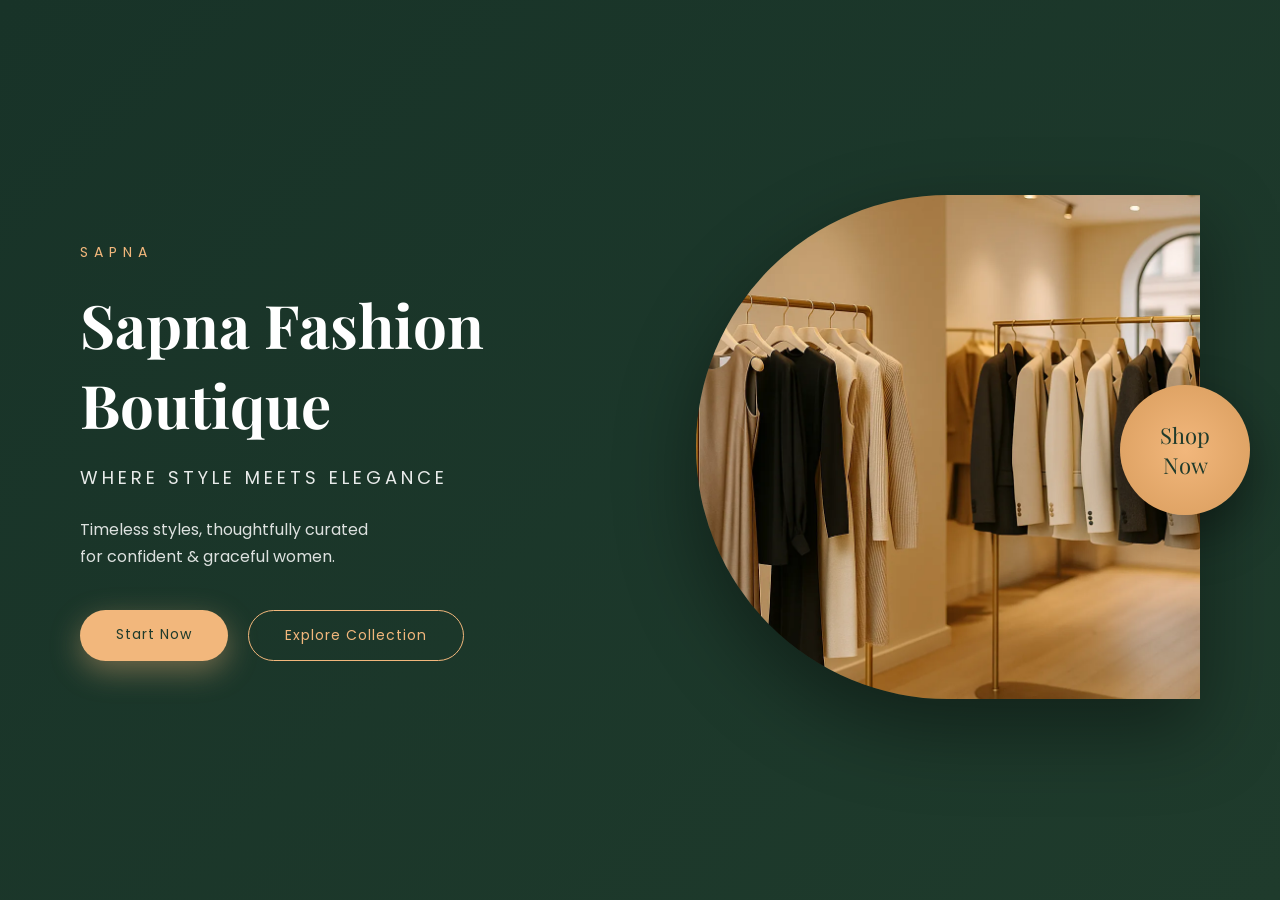
<file: index.html>
<!DOCTYPE html>
<html lang="en">
<head>
    <meta charset="UTF-8">
    <meta name="viewport" content="width=device-width, initial-scale=1.0">
    <title>Sapna Fashion Boutique</title>

    <!-- Google Fonts -->
    <link href="https://fonts.googleapis.com/css2?family=Playfair+Display:wght@500;700&family=Poppins:wght@300;500&display=swap" rel="stylesheet">

    <link rel="stylesheet" href="style.css">
</head>
<body>

<section class="hero">
    <div class="content">
        <span class="brand">SAPNA</span>
        <h1>Sapna Fashion Boutique</h1>

        <p class="tagline">Where Style Meets Elegance</p>

        <p class="subtext">
            Timeless styles, thoughtfully curated<br>
            for confident & graceful women.
        </p>

        <div class="actions">
            <a href="collection.html" class="btn primary">Start Now</a>
            <a href="collection.html" class="btn outline">Explore Collection</a>
        </div>

        
    </div>

    <div class="image-box">
        <img src="image.webp" alt="Boutique Interior">
        <div class="shop-btn">Shop<br>Now</div>
    </div>
</section>
 

</body>
</html>
</file>
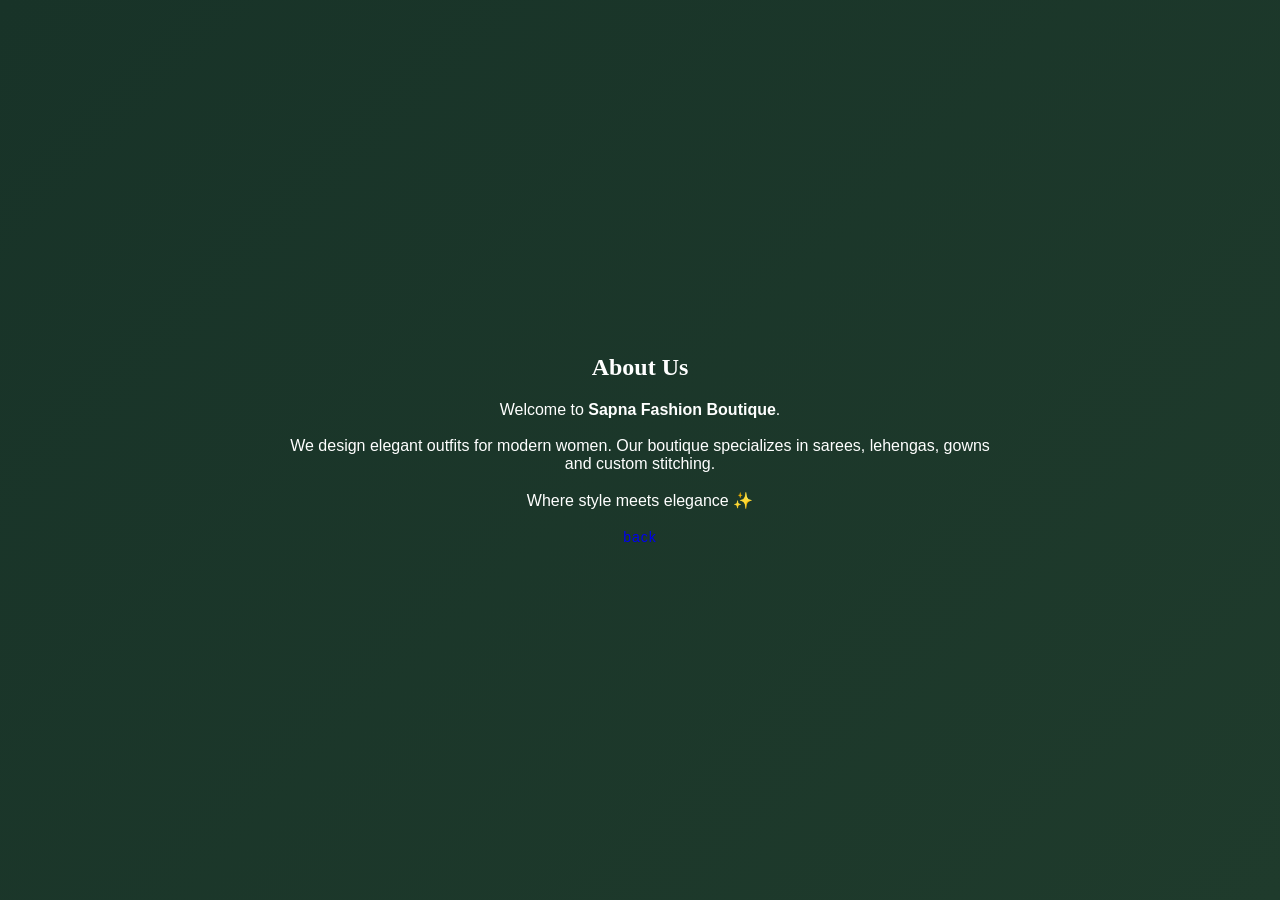
<file: about.html>
<!DOCTYPE html>
<html lang="en">
<head>
<meta charset="UTF-8">
<meta name="viewport" content="width=device-width, initial-scale=1.0">
<title>About | Sapna Fashion Boutique</title>

<link rel="stylesheet" href="style.css">

<style>
.page{
    min-height:100vh;
    display:flex;
    justify-content:center;
    align-items:center;
    background:linear-gradient(135deg,#183328,#1f3b2c);
    color:#fff;
    text-align:center;
    padding:40px;
}

.box{
    max-width:700px;
}

h1{
    font-family:'Playfair Display',serif;
    margin-bottom:20px;
}
</style>
</head>

<body>

<section class="page">
  <div class="box">

    <h1>About Us</h1>

    <p>
      Welcome to <b>Sapna Fashion Boutique</b>.<br><br>
      We design elegant outfits for modern women.
      Our boutique specializes in sarees, lehengas,
      gowns and custom stitching.
      <br><br>
      Where style meets elegance ✨
    </p>

    <br>

    <a href="collection.html" class="btn">back</a>

  </div>
</section>

</body>
</html>
</file>
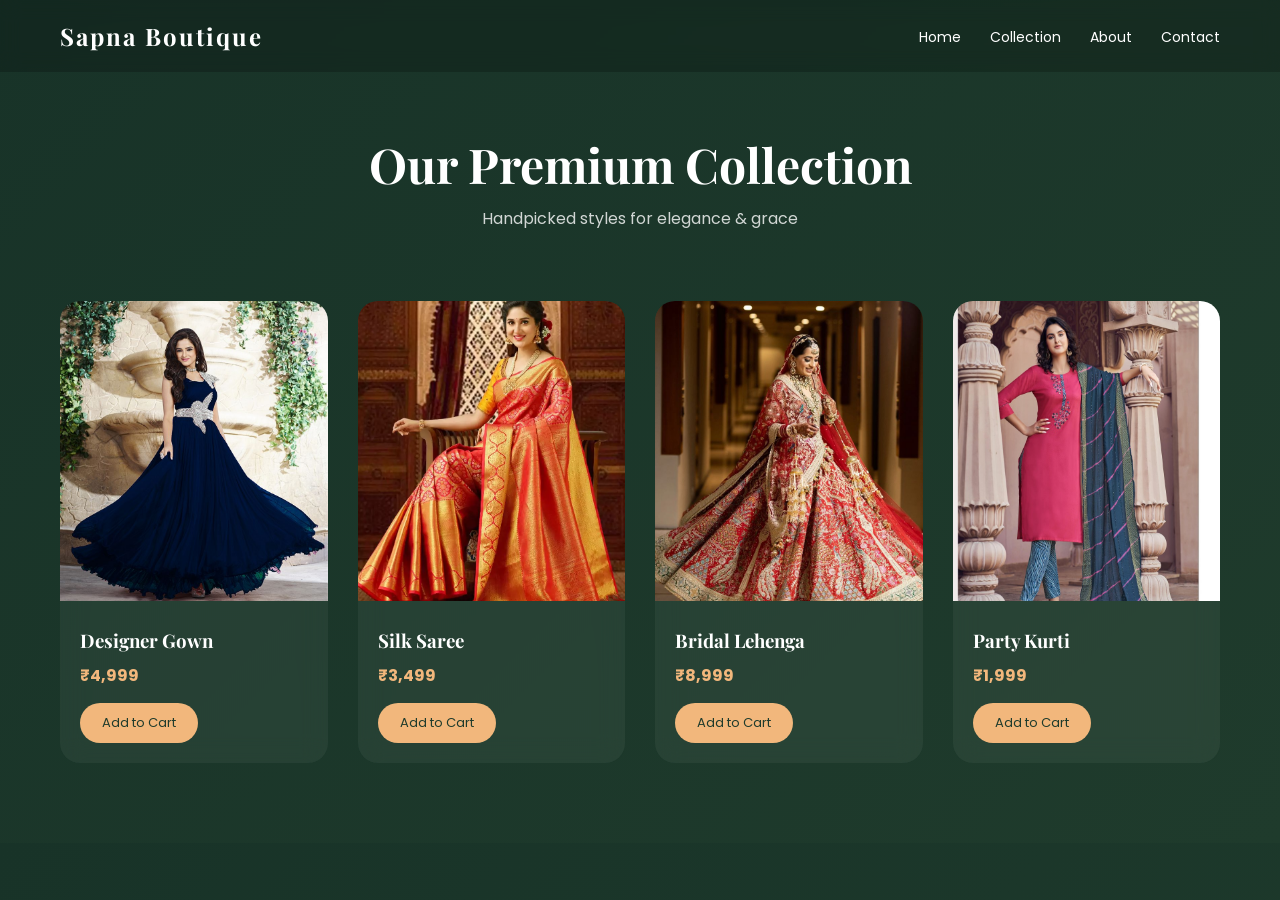
<file: collection.html>
<!DOCTYPE html>
<html lang="en">
<head>
  <meta charset="UTF-8">
  <meta name="viewport" content="width=device-width, initial-scale=1.0">
  <title>Our Collection | Sapna Fashion Boutique</title>

  <!-- Google Fonts -->
  <link href="https://fonts.googleapis.com/css2?family=Playfair+Display:wght@500;700&family=Poppins:wght@300;500&display=swap" rel="stylesheet">

  <style>
    * {
      margin: 0;
      padding: 0;
      box-sizing: border-box;
    }

    body {
      font-family: 'Poppins', sans-serif;
      background: linear-gradient(135deg,#183328,#1f3b2c);
      color: #fff;
    }

    /* HEADER */
    header {
      display: flex;
      justify-content: space-between;
      align-items: center;
      padding: 20px 60px;
      background: rgba(0,0,0,0.2);
      backdrop-filter: blur(10px);
    }

    header h2 {
      font-family: 'Playfair Display', serif;
      letter-spacing: 2px;
    }

    nav a {
      color: #fff;
      text-decoration: none;
      margin-left: 25px;
      font-size: 14px;
      transition: 0.3s;
    }

    nav a:hover {
      color: #f2b77c;
    }

    /* PAGE TITLE */
    .title {
      text-align: center;
      margin: 60px 0 30px;
    }

    .title h1 {
      font-family: 'Playfair Display', serif;
      font-size: 48px;
    }

    .title p {
      opacity: 0.8;
      margin-top: 10px;
    }

    /* PRODUCT GRID */
    .products {
      display: grid;
      grid-template-columns: repeat(auto-fit,minmax(250px,1fr));
      gap: 30px;
      padding: 40px 60px 80px;
    }

    .card {
      background: rgba(255,255,255,0.05);
      border-radius: 20px;
      overflow: hidden;
      transition: 0.4s;
      backdrop-filter: blur(12px);
    }

    .card:hover {
      transform: translateY(-10px);
      box-shadow: 0 20px 50px rgba(0,0,0,0.4);
    }

    .card img {
      width: 100%;
      height: 300px;
      object-fit: cover;
    }

    .card-content {
      padding: 20px;
    }

    .card-content h3 {
      font-family: 'Playfair Display', serif;
      margin-bottom: 10px;
    }

    .price {
      color: #f2b77c;
      font-weight: bold;
      margin-bottom: 15px;
    }

    .btn {
      display: inline-block;
      padding: 10px 22px;
      border-radius: 30px;
      background: #f2b77c;
      color: #1f3b2c;
      text-decoration: none;
      font-size: 13px;
      transition: 0.3s;
    }

    .btn:hover {
      background: #fff;
    }

    /* FOOTER */
    footer {
      text-align: center;
      padding: 25px;
      background: rgba(0,0,0,0.3);
      font-size: 14px;
      opacity: 0.9;
    }
  </style>
</head>
<body>

  <!-- HEADER -->
  <header>
    <h2>Sapna Boutique</h2>
    <nav>
      <a href="index.html">Home</a>
      <a href="#">Collection</a>
      <a href="about.html">About</a>
      <a href="contact.html">Contact</a>
    </nav>
  </header>

  <!-- TITLE -->
  <section class="title">
    <h1>Our Premium Collection</h1>
    <p>Handpicked styles for elegance & grace</p>
  </section>

  <!-- PRODUCTS -->
  <section class="products">

    <div class="card">
      <img src="designer gown.jpg">
      <div class="card-content">
        <h3>Designer Gown</h3>
        <p class="price">₹4,999</p>
        <a href="#" class="btn">Add to Cart</a>
      </div>
    </div>

    <div class="card">
      <img src="saree.jpg">    
 
      <div class="card-content">
        <h3>Silk Saree</h3>
        <p class="price">₹3,499</p>
        <a href="#" class="btn">Add to Cart</a>
      </div>
    </div>

    <div class="card">
      <img src="bridal lehenga.jpg">
      <div class="card-content">
        <h3>Bridal Lehenga</h3>
        <p class="price">₹8,999</p>
        <a href="#" class="btn">Add to Cart</a>
      </div>
    </div>

    <div class="card">
      <img src="party kurti.jpg" >
      <div class="card-content">
        <h3>Party Kurti</h3>
        <p class="price">₹1,999</p>
        <a href="#" class="btn">Add to Cart</a>
      </div>
    </div>

  </section>

   
</body>
</html>
</file>
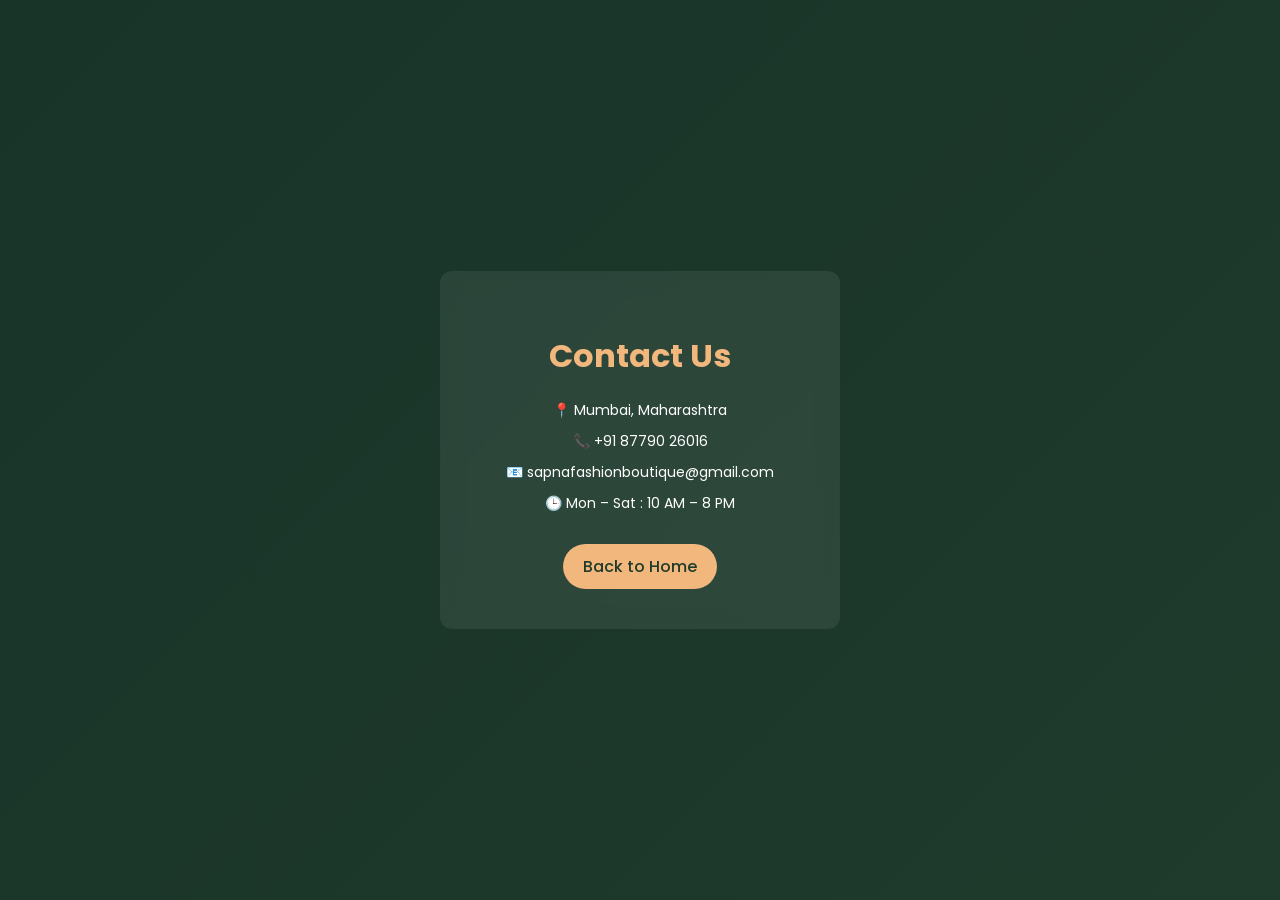
<file: contact.html>
<!DOCTYPE html>
<html lang="en">
<head>
<meta charset="UTF-8">
<meta name="viewport" content="width=device-width, initial-scale=1.0">

<title>Contact Us</title>

<!-- Google Font -->
<link href="https://fonts.googleapis.com/css2?family=Poppins:wght@300;500&display=swap" rel="stylesheet">

<style>

/* PAGE BACKGROUND */
body{
  margin:0;
  font-family:'Poppins',sans-serif;
  background:linear-gradient(135deg,#183328,#1f3b2c);
  color:white;
  display:flex;
  justify-content:center;
  align-items:center;
  height:100vh;
}

/* CONTACT BOX */
.contact-box{
  background:rgba(255,255,255,0.08);
  padding:40px;
  border-radius:12px;
  width:320px;
  text-align:center;
  backdrop-filter:blur(10px);
}

/* HEADING */
.contact-box h1{
  margin-bottom:20px;
  color:#f2b77c;
}

/* TEXT */
.contact-box p{
  margin:10px 0;
  font-size:14px;
}

/* BUTTON */
.back-btn{
  display:inline-block;
  margin-top:20px;
  padding:10px 20px;
  background:#f2b77c;
  color:#1f3b2c;
  text-decoration:none;
  border-radius:25px;
  font-weight:500;
}

.back-btn:hover{
  background:#e0a866;
}

</style>
</head>

<body>

<div class="contact-box">

  <h1>Contact Us</h1>

  <p>📍 Mumbai, Maharashtra</p>
  <p>📞 +91 87790 26016</p>
  <p>📧 sapnafashionboutique@gmail.com</p>
  <p>🕒 Mon – Sat : 10 AM – 8 PM</p>

  <a href="index.html" class="back-btn">Back to Home</a>

</div>

</body>
</html>
</file>
<file: style.css>
* {
    margin: 0;
    padding: 0;
    box-sizing: border-box;
}

body {
    background: linear-gradient(135deg, #183328, #1f3b2c);
    font-family: 'Poppins', sans-serif;
    color: #ffffff;
}

.hero {
    min-height: 100vh;
    display: flex;
    align-items: center;
    justify-content: space-between;
    padding: 80px;
    gap: 60px;
}

.content {
    max-width: 45%;
}

.brand {
    letter-spacing: 6px;
    font-size: 14px;
    color: #f2b77c;
}

.content h1 {
    font-family: 'Playfair Display', serif;
    font-size: 60px;
    margin: 20px 0;
}

.tagline {
    font-size: 18px;
    letter-spacing: 4px;
    text-transform: uppercase;
    opacity: 0.9;
}

.subtext {
    margin: 25px 0 40px;
    font-size: 16px;
    line-height: 1.7;
    opacity: 0.85;
}

.actions {
    display: flex;
    gap: 20px;
}

.btn {
    padding: 14px 36px;
    border-radius: 40px;
    font-size: 14px;
    text-decoration: none;
    letter-spacing: 1px;
    transition: all 0.3s ease;
}

.btn.primary {
    background: #f2b77c;
    color: #1f3b2c;
    box-shadow: 0 10px 30px rgba(242,183,124,0.4);
}

.btn.primary:hover {
    transform: translateY(-3px);
    box-shadow: 0 15px 40px rgba(242,183,124,0.6);
}

.btn.outline {
    border: 1px solid #f2b77c;
    color: #f2b77c;
}

.btn.outline:hover {
    background: rgba(242,183,124,0.15);
}

.email {
    margin-top: 40px;
    font-size: 14px;
    opacity: 0.8;
}

/* IMAGE SIDE */
.image-box {
    position: relative;
    max-width: 45%;
}

.image-box img {
    width: 100%;
    border-radius: 280px 0 0 280px;
    box-shadow: 0 30px 80px rgba(0,0,0,0.4);
}

/* SHOP NOW CIRCLE */
.shop-btn {
    position: absolute;
    right: -50px;
    top: 50%;
    transform: translateY(-50%);
    width: 130px;
    height: 130px;
    background: radial-gradient(circle, #f2b77c, #d89c5c);
    border-radius: 50%;
    display: flex;
    align-items: center;
    justify-content: center;
    text-align: center;
    font-family: 'Playfair Display', serif;
    font-size: 22px;
    color: #1f3b2c;
    box-shadow: 0 20px 50px rgba(0,0,0,0.4);
    transition: transform 0.3s ease;
}

.shop-btn:hover {
    transform: translateY(-50%) scale(1.08);
}
</file>
